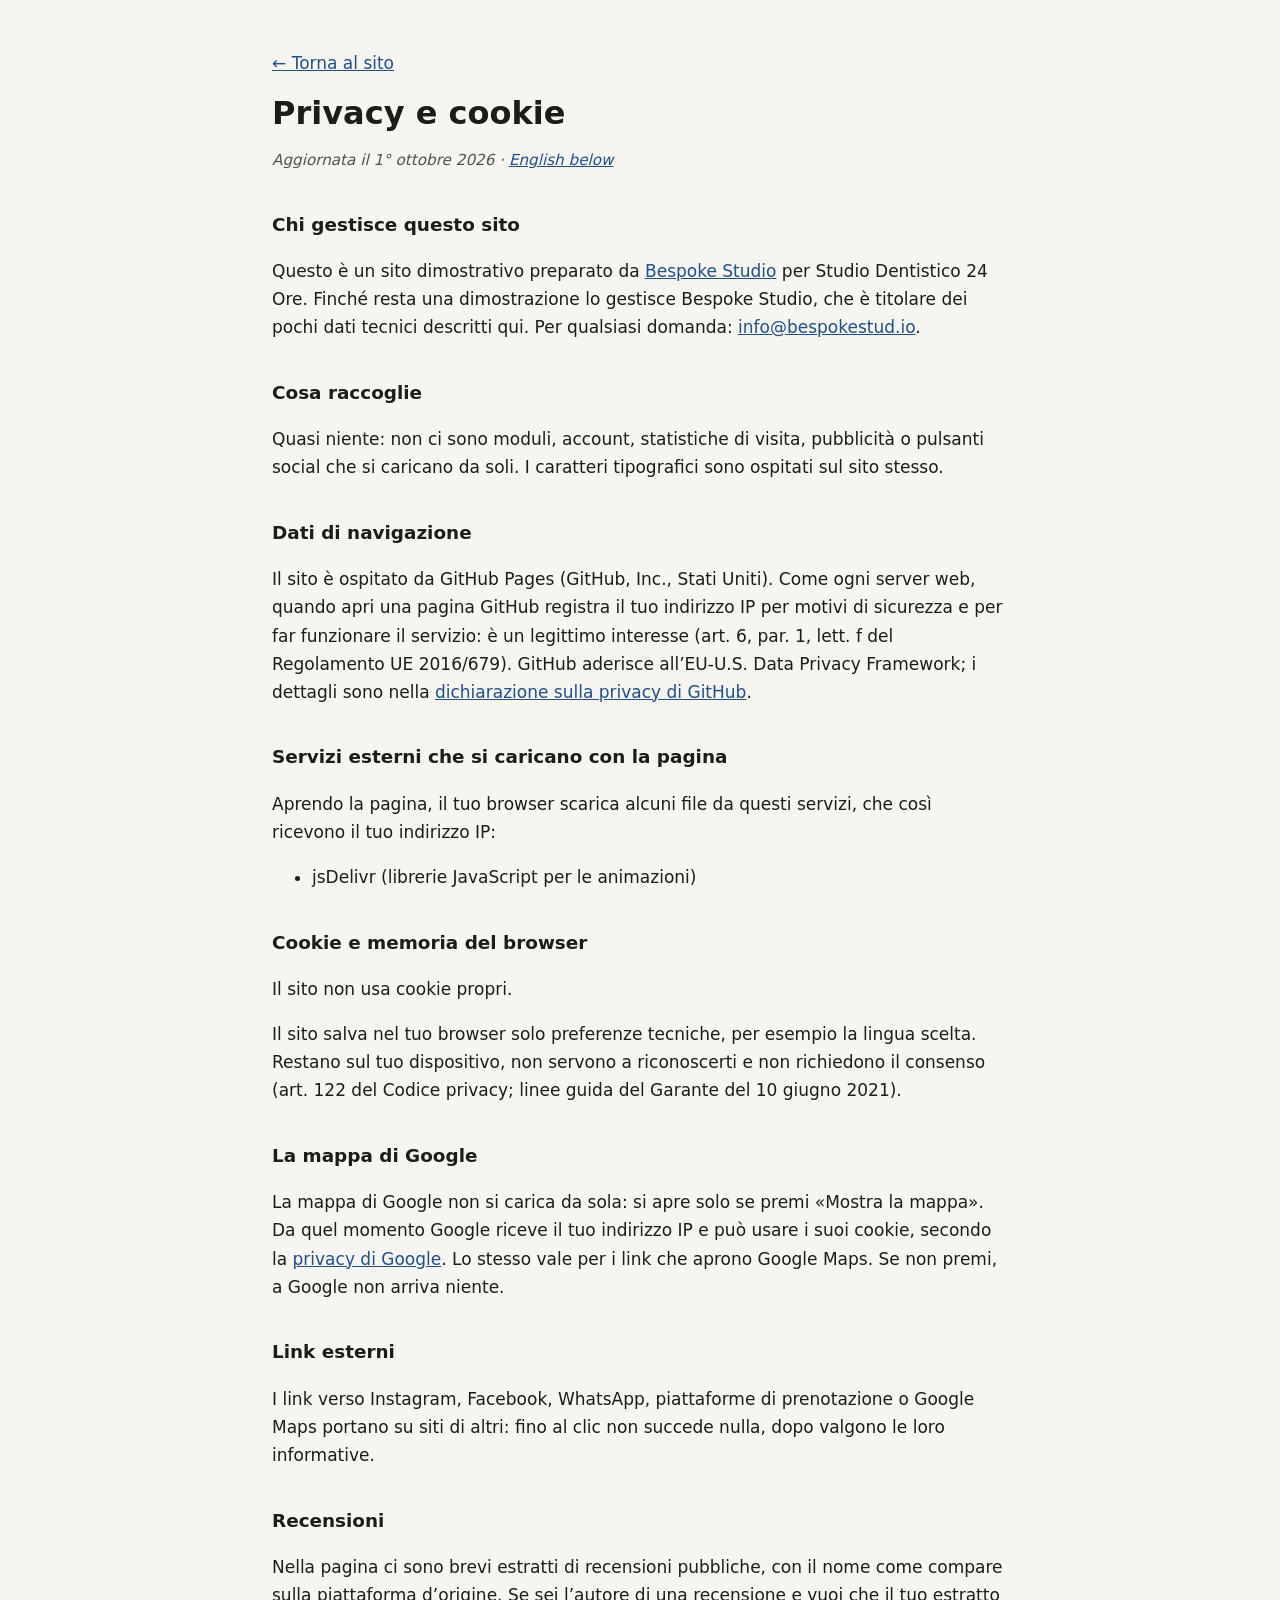
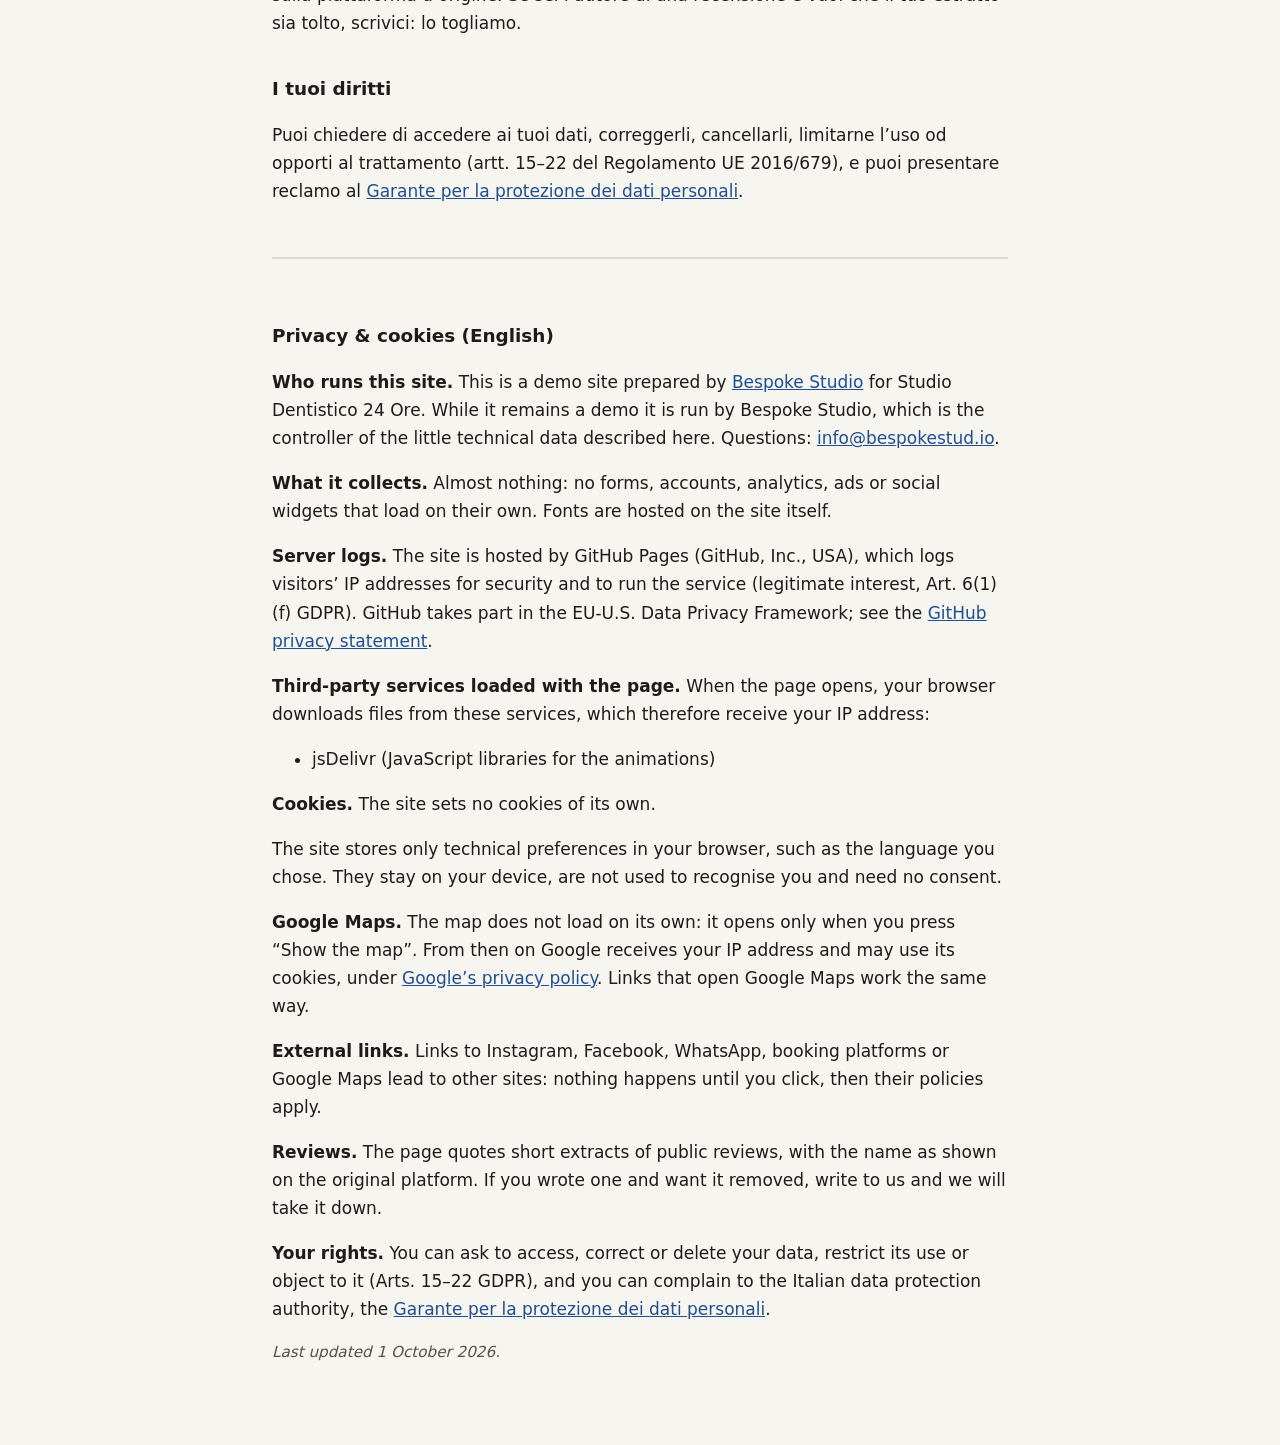
<file: privacy.html>
<!DOCTYPE html>
<html lang="it">
<head>
  <meta charset="UTF-8">
  <meta name="viewport" content="width=device-width, initial-scale=1.0">
  <meta name="robots" content="noindex">
  <title>Privacy e cookie · Studio Dentistico 24 Ore</title>
  <meta name="description" content="Informativa privacy e cookie del sito Studio Dentistico 24 Ore.">
  <style>
    body { margin: 0; background: #f7f5f0; color: #1d1c1a; font: 17px/1.65 system-ui, -apple-system, "Segoe UI", Roboto, sans-serif; }
    main { max-width: 46rem; margin: 0 auto; padding: 32px 20px 64px; }
    h1 { font-size: 2rem; line-height: 1.2; margin: 0.4em 0 0.2em; }
    h2 { font-size: 1.15rem; margin: 2em 0 0.4em; }
    a { color: #1f4f8f; }
    .data { color: #55524c; font-style: italic; font-size: 0.95rem; }
    .en { margin-top: 3em; padding-top: 1.5em; border-top: 2px solid #ddd8cc; }
    code { font-size: 0.9em; background: #ebe7dc; padding: 0 4px; border-radius: 3px; }
  </style>
</head>
<body>
<main>
  <p><a href="index.html">← Torna al sito</a></p>
  <h1>Privacy e cookie</h1>
  <p class="data">Aggiornata il 1° ottobre 2026 · <a href="#english" lang="en">English below</a></p>
  <h2>Chi gestisce questo sito</h2>
  <p>Questo è un sito dimostrativo preparato da <a href="https://bespokestud.io" rel="noopener">Bespoke Studio</a> per Studio Dentistico 24 Ore. Finché resta una dimostrazione lo gestisce Bespoke Studio, che è titolare dei pochi dati tecnici descritti qui. Per qualsiasi domanda: <a href="mailto:info@bespokestud.io">info@bespokestud.io</a>.</p>
  <h2>Cosa raccoglie</h2>
  <p>Quasi niente: non ci sono moduli, account, statistiche di visita, pubblicità o pulsanti social che si caricano da soli. I caratteri tipografici sono ospitati sul sito stesso.</p>
  <h2>Dati di navigazione</h2>
  <p>Il sito è ospitato da GitHub Pages (GitHub, Inc., Stati Uniti). Come ogni server web, quando apri una pagina GitHub registra il tuo indirizzo IP per motivi di sicurezza e per far funzionare il servizio: è un legittimo interesse (art. 6, par. 1, lett. f del Regolamento UE 2016/679). GitHub aderisce all’EU-U.S. Data Privacy Framework; i dettagli sono nella <a href="https://docs.github.com/site-policy/privacy-policies/github-general-privacy-statement" rel="noopener">dichiarazione sulla privacy di GitHub</a>.</p>
  <h2>Servizi esterni che si caricano con la pagina</h2>
  <p>Aprendo la pagina, il tuo browser scarica alcuni file da questi servizi, che così ricevono il tuo indirizzo IP:</p>
  <ul><li>jsDelivr (librerie JavaScript per le animazioni)</li></ul>
  <h2>Cookie e memoria del browser</h2>
  <p>Il sito non usa cookie propri.</p>
  <p>Il sito salva nel tuo browser solo preferenze tecniche, per esempio la lingua scelta. Restano sul tuo dispositivo, non servono a riconoscerti e non richiedono il consenso (art. 122 del Codice privacy; linee guida del Garante del 10 giugno 2021).</p>
  <h2>La mappa di Google</h2>
  <p>La mappa di Google non si carica da sola: si apre solo se premi «Mostra la mappa». Da quel momento Google riceve il tuo indirizzo IP e può usare i suoi cookie, secondo la <a href="https://policies.google.com/privacy?hl=it" rel="noopener">privacy di Google</a>. Lo stesso vale per i link che aprono Google Maps. Se non premi, a Google non arriva niente.</p>
  <h2>Link esterni</h2>
  <p>I link verso Instagram, Facebook, WhatsApp, piattaforme di prenotazione o Google Maps portano su siti di altri: fino al clic non succede nulla, dopo valgono le loro informative.</p>
  <h2>Recensioni</h2>
  <p>Nella pagina ci sono brevi estratti di recensioni pubbliche, con il nome come compare sulla piattaforma d’origine. Se sei l’autore di una recensione e vuoi che il tuo estratto sia tolto, scrivici: lo togliamo.</p>
  <h2>I tuoi diritti</h2>
  <p>Puoi chiedere di accedere ai tuoi dati, correggerli, cancellarli, limitarne l’uso od opporti al trattamento (artt. 15–22 del Regolamento UE 2016/679), e puoi presentare reclamo al <a href="https://www.garanteprivacy.it" rel="noopener">Garante per la protezione dei dati personali</a>.</p>
  <div class="en" id="english" lang="en">
    <h2>Privacy &amp; cookies (English)</h2>
    <p><strong>Who runs this site.</strong> This is a demo site prepared by <a href="https://bespokestud.io" rel="noopener">Bespoke Studio</a> for Studio Dentistico 24 Ore. While it remains a demo it is run by Bespoke Studio, which is the controller of the little technical data described here. Questions: <a href="mailto:info@bespokestud.io">info@bespokestud.io</a>.</p>
    <p><strong>What it collects.</strong> Almost nothing: no forms, accounts, analytics, ads or social widgets that load on their own. Fonts are hosted on the site itself.</p>
    <p><strong>Server logs.</strong> The site is hosted by GitHub Pages (GitHub, Inc., USA), which logs visitors’ IP addresses for security and to run the service (legitimate interest, Art. 6(1)(f) GDPR). GitHub takes part in the EU-U.S. Data Privacy Framework; see the <a href="https://docs.github.com/site-policy/privacy-policies/github-general-privacy-statement" rel="noopener">GitHub privacy statement</a>.</p>
    <p><strong>Third-party services loaded with the page.</strong> When the page opens, your browser downloads files from these services, which therefore receive your IP address:</p><ul><li>jsDelivr (JavaScript libraries for the animations)</li></ul>
    <p><strong>Cookies.</strong> The site sets no cookies of its own.</p>
    <p>The site stores only technical preferences in your browser, such as the language you chose. They stay on your device, are not used to recognise you and need no consent.</p>
    <p><strong>Google Maps.</strong> The map does not load on its own: it opens only when you press “Show the map”. From then on Google receives your IP address and may use its cookies, under <a href="https://policies.google.com/privacy?hl=en" rel="noopener">Google’s privacy policy</a>. Links that open Google Maps work the same way.</p>
    <p><strong>External links.</strong> Links to Instagram, Facebook, WhatsApp, booking platforms or Google Maps lead to other sites: nothing happens until you click, then their policies apply.</p>
    <p><strong>Reviews.</strong> The page quotes short extracts of public reviews, with the name as shown on the original platform. If you wrote one and want it removed, write to us and we will take it down.</p>
    <p><strong>Your rights.</strong> You can ask to access, correct or delete your data, restrict its use or object to it (Arts. 15–22 GDPR), and you can complain to the Italian data protection authority, the <a href="https://www.garanteprivacy.it" rel="noopener">Garante per la protezione dei dati personali</a>.</p>
    <p class="data">Last updated 1 October 2026.</p>
  </div>
</main>
</body>
</html>
</file>
